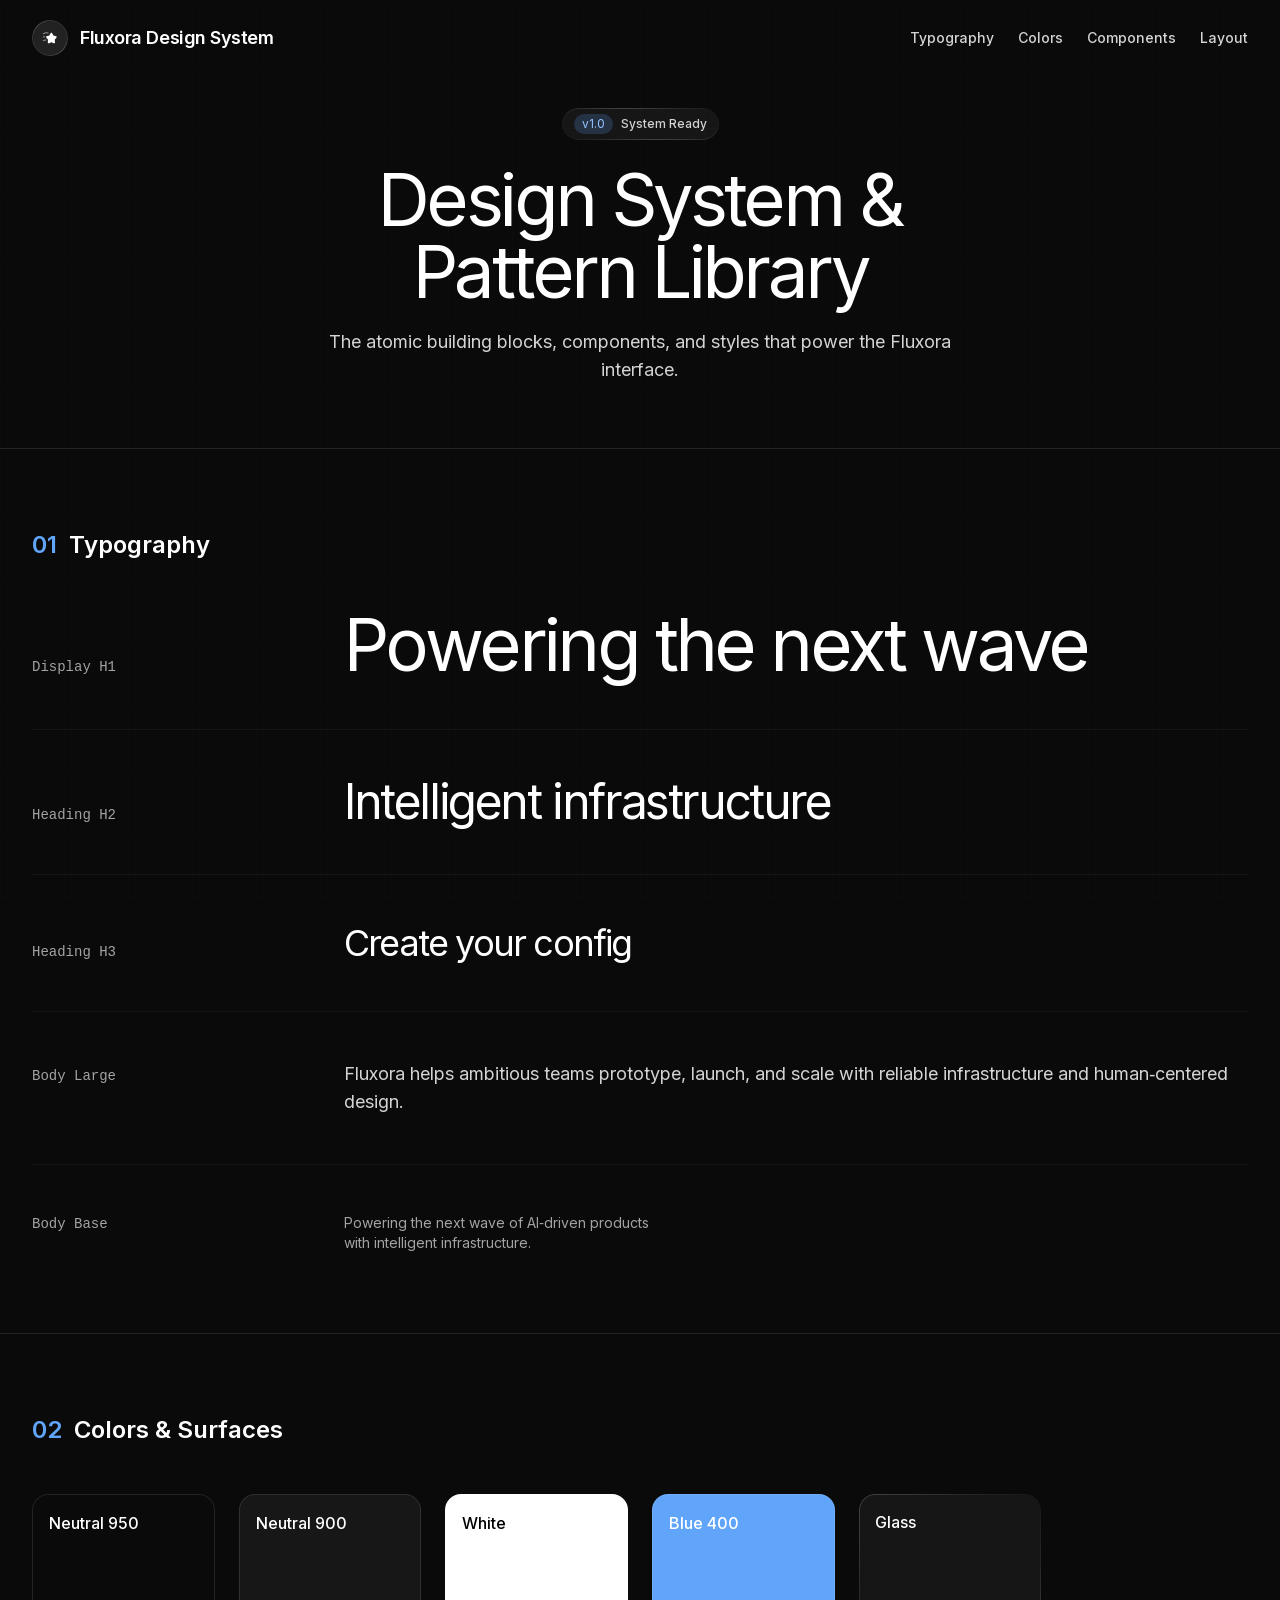
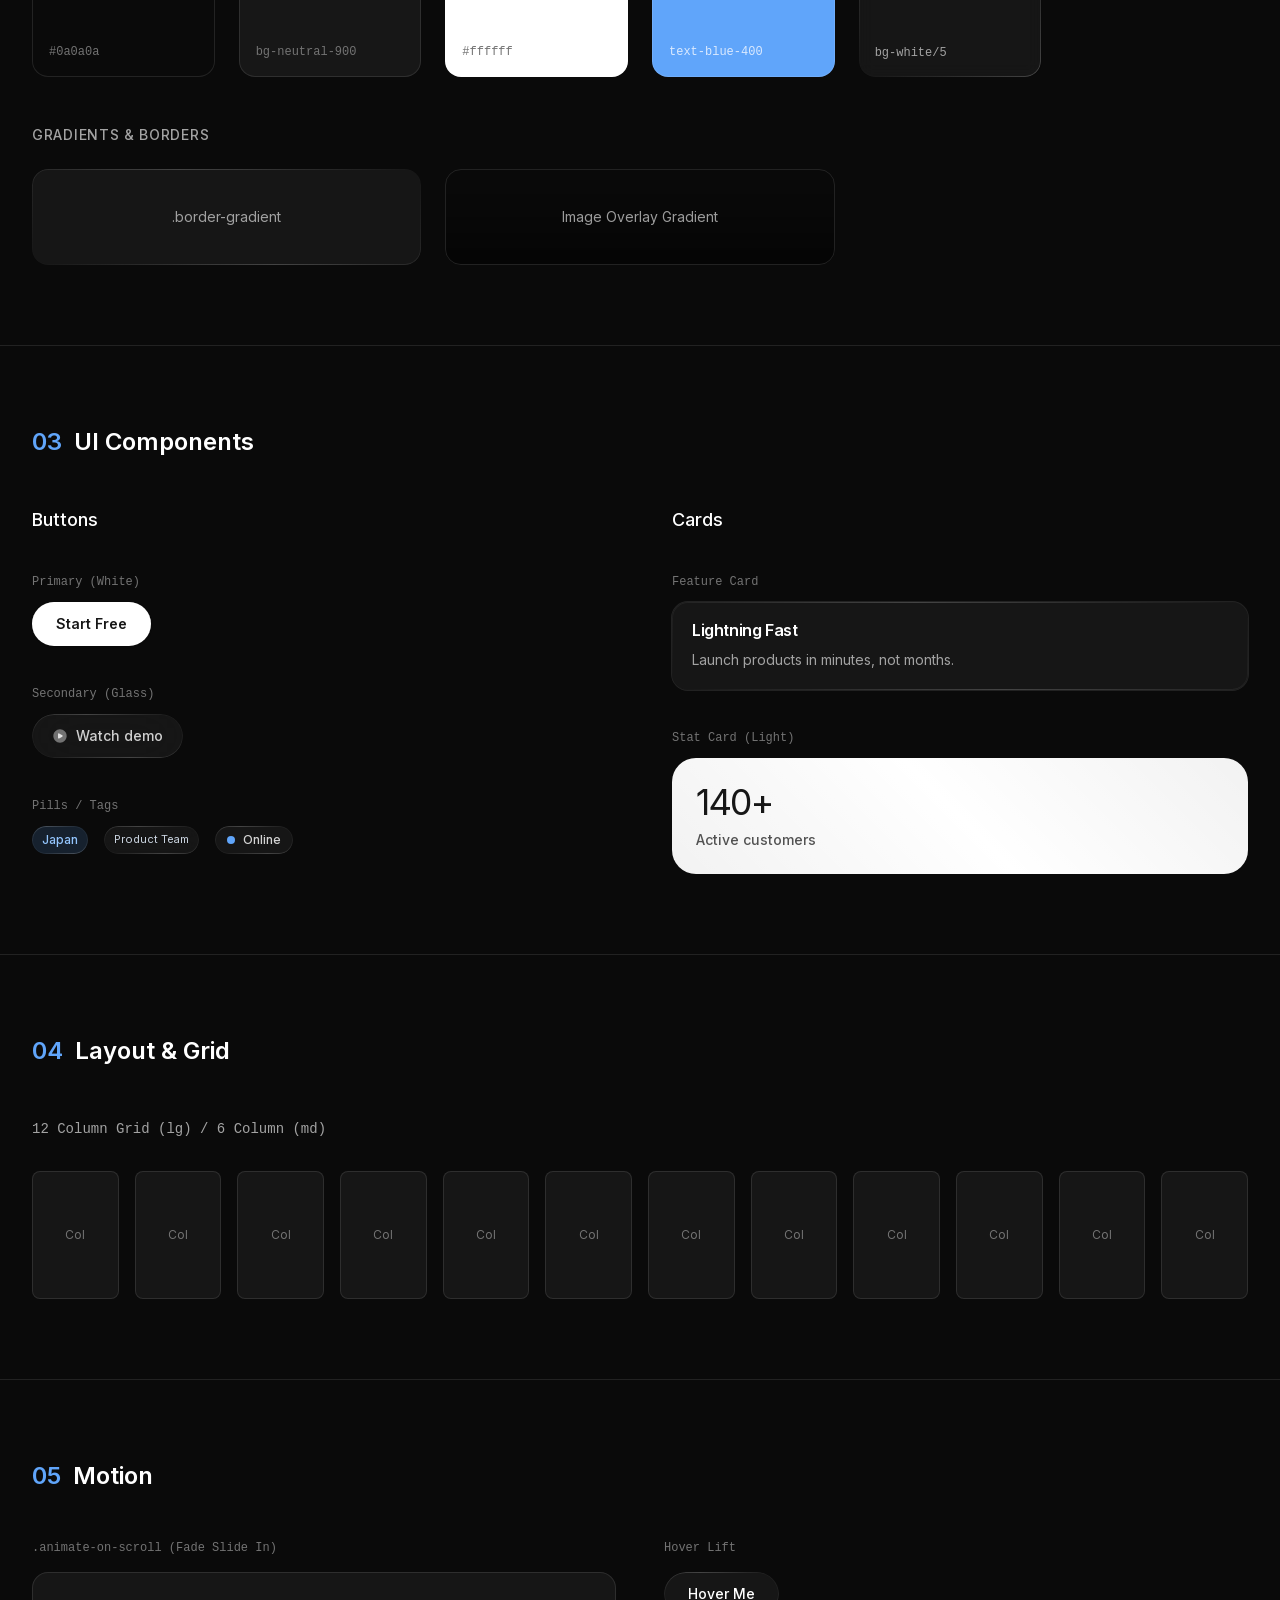
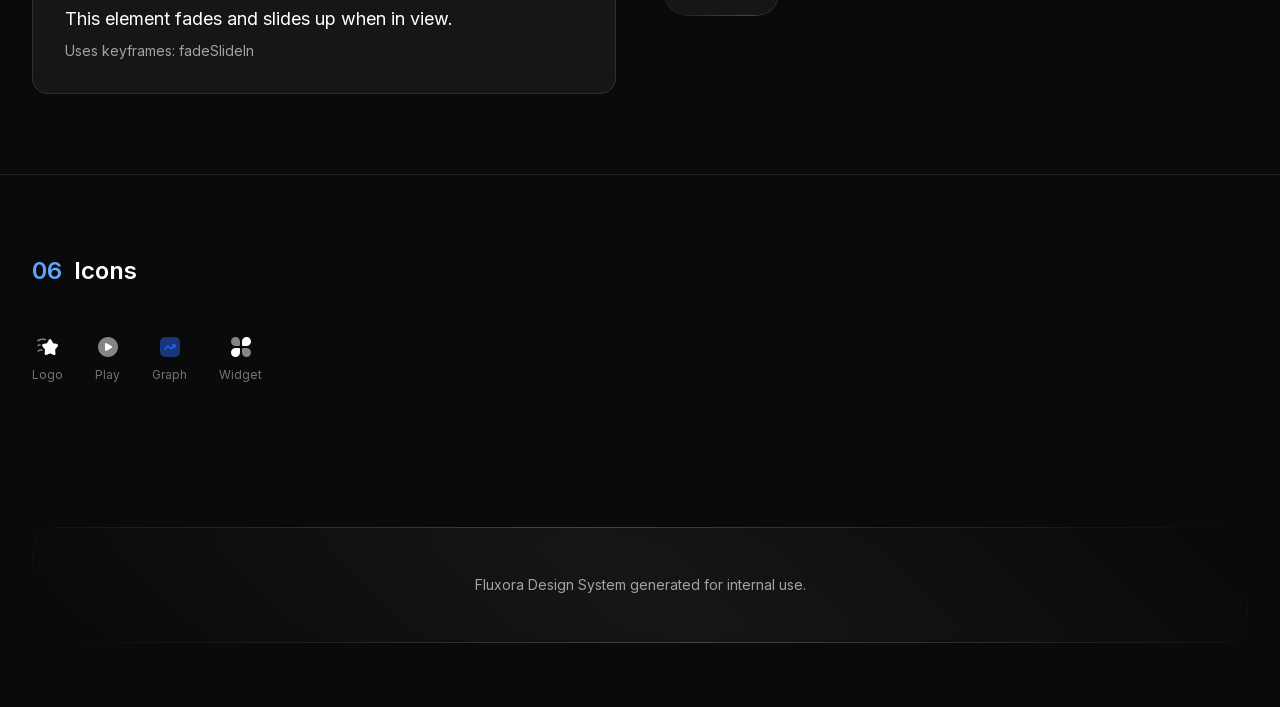
<file: Apple escuro/design-system apple.html>
<!DOCTYPE html>
<html lang="en">
<head>
    <meta charset="utf-8"/>
    <meta content="width=device-width, initial-scale=1" name="viewport"/>
    <title>Design System - Fluxora</title>
    <link href="https://fonts.googleapis.com" rel="preconnect"/>
    <link crossorigin="" href="https://fonts.gstatic.com" rel="preconnect"/>
    <link href="assets/css2_2832c0ff631d.css" rel="stylesheet"/>
    <script src="assets/resource_3fa48481346f.js"></script>
    <script src="assets/iconify_654a1ef798a3.js"></script>
    <script src="assets/chart_ba9eca532d10.js"></script>
    <style>
        /* Animation Keyframe */
        @keyframes fadeSlideIn {
        0% {
        opacity: 0;
        transform: translateY(30px);
        filter: blur(8px);
        }
        100% {
        opacity: 1;
        transform: translateY(0);
        filter: blur(0px);
        }
        }
        /* Border gradient shared style */
        .border-gradient {
        position: relative;
        }
        .border-gradient::before {
        content: "";
        position: absolute;
        inset: 0;
        border-radius: inherit;
        padding: 1px;
        -webkit-mask: linear-gradient(#fff 0 0) content-box, linear-gradient(#fff 0 0);
        -webkit-mask-composite: xor;
        mask-composite: exclude;
        background: linear-gradient(225deg, rgba(255, 255, 255, 0.0) 0%, rgba(255, 255, 255, 0.2) 50%, rgba(255, 255, 255, 0.0) 100%);
        pointer-events: none;
        }
        /* Scroll fallback */
        html, body {
            overflow-y: auto !important;
            overflow-x: hidden !important;
            height: auto !important;
            min-height: 100vh !important;
        }
    </style>
    <script>
    /* Animation on Scroll */
    (function () {
    const style = document.createElement("style");
    style.textContent = `
    .animate-on-scroll { animation-play-state: paused !important; }
    .animate-on-scroll.animate { animation-play-state: running !important; }
    `;
    document.head.appendChild(style);
    const once = true;
    if (!window.__inViewIO) {
    window.__inViewIO = new IntersectionObserver((entries) => {
    entries.forEach((entry) => {
    if (entry.isIntersecting) {
    entry.target.classList.add("animate");
    if (once) window.__inViewIO.unobserve(entry.target);
    }
    });
    }, { threshold: 0.2, rootMargin: "0px 0px -10% 0px" });
    }
    window.initInViewAnimations = function (selector = ".animate-on-scroll") {
    document.querySelectorAll(selector).forEach((el) => {
    window.__inViewIO.observe(el);
    });
    };
    document.addEventListener("DOMContentLoaded", () => initInViewAnimations());
    })();
    </script>
</head>
<body class="min-h-screen bg-neutral-950 text-white antialiased" style="font-family: Inter, ui-sans-serif, system-ui, -apple-system, Segoe UI, Roboto, Helvetica, Arial;">
    
    <!-- Background -->
    <div class="fixed inset-0 -z-10 bg-neutral-950">
        <div class="absolute inset-0 opacity-[0.03]">
            <svg class="w-full h-full" xmlns="http://www.w3.org/2000/svg">
            <defs>
            <pattern height="64" id="grid" patternunits="userSpaceOnUse" width="64">
            <path d="M64 0H0v64" fill="none" stroke="white" stroke-width="0.5"></path>
            </pattern>
            </defs>
            <rect fill="url(#grid)" height="100%" width="100%"></rect>
            </svg>
        </div>
    </div>

    <!-- Navigation -->
    <header class="relative z-10">
        <nav class="mx-auto max-w-7xl px-4 sm:px-6 lg:px-8 py-5 flex items-center justify-between">
            <a class="flex items-center gap-3" href="index.html">
                <span class="inline-flex items-center justify-center bg-white/10 w-9 h-9 rounded-full backdrop-blur border-gradient" style="border-radius: 9999px;">
                    <svg aria-hidden="true" data-height="16" data-icon="solar:star-fall-minimalistic-2-bold-duotone" data-width="16" height="16" role="img" style="color: rgb(255, 255, 255);" viewbox="0 0 24 24" width="16" xmlns="http://www.w3.org/2000/svg"><path d="M11.811 6.727C12.825 4.909 13.331 4 14.09 4c.757 0 1.264.909 2.277 2.727l.262.47c.288.517.432.775.657.945c.224.17.504.234 1.063.36l.51.116c1.967.445 2.95.667 3.185 1.42s-.437 1.537-1.778 3.106l-.347.406c-.381.445-.572.668-.658.944s-.057.573 0 1.168l.053.541c.203 2.094.305 3.14-.308 3.605s-1.534.041-3.377-.807l-.476-.22c-.524-.24-.786-.361-1.063-.361c-.278 0-.54.12-1.063.361l-.477.22c-1.842.848-2.763 1.272-3.376.807s-.511-1.511-.309-3.605l.053-.541c.057-.595.086-.892 0-1.168s-.276-.498-.657-.944l-.347-.406C6.57 11.575 5.9 10.79 6.135 10.038s1.218-.975 3.185-1.42l.51-.116c.559-.126.838-.19 1.063-.36s.368-.428.656-.945z" fill="currentColor"></path><path clip-rule="evenodd" d="M8.745 5.202c-1.981-.57-4.107-.269-6.158.932l-.208.122a.75.75 0 0 1-.758-1.294l.208-.122C4.19 3.457 6.737 3.063 9.161 3.76l.208.06a.75.75 0 0 1-.416 1.441zM4.836 9.936a.75.75 0 0 1-.683.811c-.154.014-.27.02-.37.027a3 3 0 0 0-.444.048c-.196.038-.452.117-.915.349a.75.75 0 1 1-.67-1.342c.537-.268.926-.408 1.302-.48c.247-.048.502-.064.731-.08l.238-.016a.75.75 0 0 1 .811.683m1.082 5.92a3.99 3.99 0 0 0-3.365.733a.75.75 0 1 1-.928-1.178a5.49 5.49 0 0 1 4.635-1.015a.75.75 0 0 1-.342 1.46" fill="currentColor" fill-rule="evenodd" opacity=".5"></path></svg>
                </span>
                <span class="text-lg font-semibold tracking-tight">Fluxora Design System</span>
            </a>
            <div class="flex items-center gap-6">
                <a class="text-sm font-medium text-neutral-300 hover:text-white transition-colors" href="#typography">Typography</a>
                <a class="text-sm font-medium text-neutral-300 hover:text-white transition-colors" href="#colors">Colors</a>
                <a class="text-sm font-medium text-neutral-300 hover:text-white transition-colors" href="#components">Components</a>
                <a class="text-sm font-medium text-neutral-300 hover:text-white transition-colors" href="#layout">Layout</a>
            </div>
        </nav>
    </header>

    <!-- 0) Hero Clone -->
    <main class="relative z-10">
        <section class="mx-auto max-w-7xl px-4 sm:px-6 lg:px-8 pt-8 pb-16">
            <!-- Pill -->
            <div class="mx-auto w-fit mb-6">
                <div class="inline-flex items-center gap-2 rounded-full border-gradient bg-white/5 px-3 py-1.5 text-xs text-neutral-300" style="border-radius: 9999px;">
                    <span class="inline-flex items-center justify-center rounded-full bg-blue-400/20 text-blue-300 px-2 py-0.5">
                    v1.0
                    </span>
                    <span class="font-medium">System Ready</span>
                </div>
            </div>
            <!-- Heading -->
            <div class="text-center">
                <h1 class="mx-auto max-w-4xl text-4xl sm:text-5xl md:text-6xl lg:text-7xl tracking-tighter">
                    Design System &<br/>Pattern Library
                </h1>
                <p class="mx-auto mt-5 max-w-2xl text-base sm:text-lg text-neutral-300">
                    The atomic building blocks, components, and styles that power the Fluxora interface.
                </p>
            </div>
        </section>

        <!-- 1) Typography -->
        <section id="typography" class="mx-auto max-w-7xl px-4 sm:px-6 lg:px-8 py-20 border-t border-white/10">
            <h2 class="text-2xl font-semibold mb-12 flex items-center gap-3">
                <span class="text-blue-400">01</span> Typography
            </h2>

            <div class="space-y-12">
                <!-- H1 Display -->
                <div class="grid grid-cols-1 md:grid-cols-12 gap-8 items-baseline pb-12 border-b border-white/5">
                    <div class="md:col-span-3 text-sm text-neutral-400 font-mono">Display H1</div>
                    <div class="md:col-span-9">
                        <h1 class="text-4xl sm:text-5xl md:text-6xl lg:text-7xl tracking-tighter">
                            Powering the next wave
                        </h1>
                    </div>
                </div>

                <!-- H2 Heading -->
                <div class="grid grid-cols-1 md:grid-cols-12 gap-8 items-baseline pb-12 border-b border-white/5">
                    <div class="md:col-span-3 text-sm text-neutral-400 font-mono">Heading H2</div>
                    <div class="md:col-span-9">
                        <h2 class="text-3xl sm:text-4xl md:text-5xl text-white tracking-tighter">
                            Intelligent infrastructure
                        </h2>
                    </div>
                </div>

                <!-- H3 Heading -->
                <div class="grid grid-cols-1 md:grid-cols-12 gap-8 items-baseline pb-12 border-b border-white/5">
                    <div class="md:col-span-3 text-sm text-neutral-400 font-mono">Heading H3</div>
                    <div class="md:col-span-9">
                        <h3 class="text-3xl sm:text-4xl text-white tracking-tighter">
                            Create your config
                        </h3>
                    </div>
                </div>

                <!-- Body Large -->
                <div class="grid grid-cols-1 md:grid-cols-12 gap-8 items-baseline pb-12 border-b border-white/5">
                    <div class="md:col-span-3 text-sm text-neutral-400 font-mono">Body Large</div>
                    <div class="md:col-span-9">
                        <p class="text-base sm:text-lg text-neutral-300">
                            Fluxora helps ambitious teams prototype, launch, and scale with reliable infrastructure and human‑centered design.
                        </p>
                    </div>
                </div>

                <!-- Body Small/Base -->
                <div class="grid grid-cols-1 md:grid-cols-12 gap-8 items-baseline">
                    <div class="md:col-span-3 text-sm text-neutral-400 font-mono">Body Base</div>
                    <div class="md:col-span-9">
                        <p class="text-sm text-neutral-400 max-w-xs">
                            Powering the next wave of AI‑driven products with intelligent infrastructure.
                        </p>
                    </div>
                </div>
            </div>
        </section>

        <!-- 2) Colors & Surfaces -->
        <section id="colors" class="mx-auto max-w-7xl px-4 sm:px-6 lg:px-8 py-20 border-t border-white/10">
            <h2 class="text-2xl font-semibold mb-12 flex items-center gap-3">
                <span class="text-blue-400">02</span> Colors & Surfaces
            </h2>

            <div class="grid grid-cols-2 md:grid-cols-4 lg:grid-cols-6 gap-6">
                <!-- Neutral 950 (Bg) -->
                <div class="aspect-square rounded-2xl bg-neutral-950 border border-white/10 p-4 flex flex-col justify-between">
                    <span class="text-white font-medium">Neutral 950</span>
                    <span class="text-xs text-neutral-500 font-mono">#0a0a0a</span>
                </div>
                <!-- Neutral 900 (Card) -->
                <div class="aspect-square rounded-2xl bg-neutral-900 border border-white/10 p-4 flex flex-col justify-between">
                    <span class="text-white font-medium">Neutral 900</span>
                    <span class="text-xs text-neutral-500 font-mono">bg-neutral-900</span>
                </div>
                 <!-- White -->
                 <div class="aspect-square rounded-2xl bg-white border border-white/10 p-4 flex flex-col justify-between">
                    <span class="text-black font-medium">White</span>
                    <span class="text-xs text-neutral-500 font-mono">#ffffff</span>
                </div>
                <!-- Blue 400 -->
                <div class="aspect-square rounded-2xl bg-blue-400 border border-white/10 p-4 flex flex-col justify-between">
                    <span class="text-white font-medium">Blue 400</span>
                    <span class="text-xs text-blue-100 font-mono">text-blue-400</span>
                </div>
                <!-- Glass Surface -->
                <div class="aspect-square rounded-2xl bg-white/5 border-gradient backdrop-blur p-4 flex flex-col justify-between" style="border-radius: 16px;">
                    <span class="text-white font-medium">Glass</span>
                    <span class="text-xs text-neutral-400 font-mono">bg-white/5</span>
                </div>
            </div>

            <!-- Gradients -->
             <div class="mt-12">
                <h3 class="text-sm font-medium text-neutral-400 mb-6 uppercase tracking-wider">Gradients & Borders</h3>
                <div class="grid grid-cols-1 md:grid-cols-3 gap-6">
                    <!-- Border Gradient Example -->
                    <div class="h-24 rounded-2xl border-gradient bg-white/5 flex items-center justify-center" style="border-radius: 16px;">
                        <span class="text-sm text-white/60">.border-gradient</span>
                    </div>
                     <!-- Linear Gradient Overlay -->
                     <div class="h-24 rounded-2xl border border-white/10 relative overflow-hidden flex items-center justify-center">
                        <div class="absolute inset-0 bg-gradient-to-b from-black/0 via-black/20 to-black/50"></div>
                        <span class="text-sm text-white/60 relative z-10">Image Overlay Gradient</span>
                    </div>
                </div>
             </div>
        </section>

        <!-- 3) UI Components -->
        <section id="components" class="mx-auto max-w-7xl px-4 sm:px-6 lg:px-8 py-20 border-t border-white/10">
            <h2 class="text-2xl font-semibold mb-12 flex items-center gap-3">
                <span class="text-blue-400">03</span> UI Components
            </h2>

            <div class="grid grid-cols-1 lg:grid-cols-2 gap-16">
                
                <!-- Buttons & Actions -->
                <div class="space-y-10">
                    <h3 class="text-lg font-medium text-white">Buttons</h3>
                    
                    <!-- Primary (White) -->
                    <div class="flex flex-col gap-3">
                        <span class="text-xs text-neutral-500 font-mono">Primary (White)</span>
                        <div class="flex">
                            <button class="inline-flex items-center gap-2 rounded-full bg-white text-neutral-900 px-6 py-3 text-sm font-semibold shadow-[0_1px_0_0_rgba(255,255,255,0.4)_inset,0_1px_2px_rgba(0,0,0,0.2)] hover:-translate-y-0.5 transition-all" style="border-radius: 9999px;">
                                Start Free
                            </button>
                        </div>
                    </div>

                    <!-- Secondary (Glass) -->
                    <div class="flex flex-col gap-3">
                        <span class="text-xs text-neutral-500 font-mono">Secondary (Glass)</span>
                        <div class="flex">
                            <button class="inline-flex gap-2 border-gradient hover:text-white transition-all hover:-translate-y-0.5 text-sm font-medium text-white/80 bg-white/5 rounded-full pt-3 pr-5 pb-3 pl-5 backdrop-blur-xl gap-x-2 gap-y-2 items-center" style="border-radius: 9999px">
                                <svg aria-hidden="true" data-height="16" data-icon="solar:play-circle-bold-duotone" data-width="16" height="16" role="img" viewbox="0 0 24 24" width="16" xmlns="http://www.w3.org/2000/svg"><path clip-rule="evenodd" d="M12 22c5.523 0 10-4.477 10-10S17.523 2 12 2S2 6.477 2 12s4.477 10 10 10" fill="currentColor" fill-rule="evenodd" opacity=".5"></path><path d="m15.414 13.059l-4.72 2.787C9.934 16.294 9 15.71 9 14.786V9.214c0-.924.934-1.507 1.694-1.059l4.72 2.787c.781.462.781 1.656 0 2.118" fill="currentColor"></path></svg>
                                Watch demo
                            </button>
                        </div>
                    </div>

                    <!-- Pills & Badges -->
                    <div class="flex flex-col gap-3">
                         <span class="text-xs text-neutral-500 font-mono">Pills / Tags</span>
                         <div class="flex flex-wrap gap-4">
                            <span class="inline-flex items-center rounded-full bg-blue-400/15 text-blue-300 px-2.5 py-1 text-xs font-medium border-gradient" style="border-radius: 9999px;">Japan</span>
                            
                            <span class="inline-flex items-center gap-1 text-[11px] border-gradient text-slate-300 bg-white/5 rounded-full px-2.5 py-1 backdrop-blur" style="border-radius: 9999px;">
                                Product Team
                            </span>

                            <div class="hidden sm:flex items-center gap-2 rounded-full border-gradient bg-white/5 px-3 py-1.5" style="border-radius: 9999px;">
                                <span class="h-2 w-2 rounded-full bg-blue-400"></span>
                                <span class="text-xs text-neutral-300 font-medium">Online</span>
                            </div>
                         </div>
                    </div>
                </div>

                <!-- Cards & Containers -->
                <div class="space-y-10">
                    <h3 class="text-lg font-medium text-white">Cards</h3>

                    <!-- Basic Card -->
                    <div class="flex flex-col gap-3">
                         <span class="text-xs text-neutral-500 font-mono">Feature Card</span>
                         <div class="rounded-2xl bg-white/5 ring-1 ring-white/10 p-5 border-gradient">
                            <h3 class="text-base tracking-tight text-white font-semibold leading-none">Lightning Fast</h3>
                            <p class="mt-3 text-sm text-neutral-400">Launch products in minutes, not months.</p>
                        </div>
                    </div>

                    <!-- Stat Card -->
                    <div class="flex flex-col gap-3">
                        <span class="text-xs text-neutral-500 font-mono">Stat Card (Light)</span>
                        <div class="rounded-3xl bg-white text-neutral-900 p-6 border-gradient" style="background:linear-gradient(225deg,rgba(255,255,255,0.95) 0%,rgba(255,255,255,1) 50%,rgba(255,255,255,0.95) 100%); border-radius: 24px;">
                            <p class="text-4xl tracking-tighter">140+</p>
                            <p class="mt-2 text-sm text-neutral-600 font-medium">Active customers</p>
                        </div>
                    </div>
                </div>
            </div>
        </section>

        <!-- 4) Layout & Spacing -->
        <section id="layout" class="mx-auto max-w-7xl px-4 sm:px-6 lg:px-8 py-20 border-t border-white/10">
             <h2 class="text-2xl font-semibold mb-12 flex items-center gap-3">
                <span class="text-blue-400">04</span> Layout & Grid
            </h2>

            <div class="grid grid-cols-1 md:grid-cols-6 lg:grid-cols-12 gap-4">
                <div class="col-span-12 md:col-span-12 lg:col-span-12 mb-4">
                    <span class="text-sm text-neutral-400 font-mono">12 Column Grid (lg) / 6 Column (md)</span>
                </div>
                <!-- Grid Visualization -->
                <div class="h-32 bg-white/5 border border-white/10 rounded-lg flex items-center justify-center text-xs text-neutral-500">Col</div>
                <div class="h-32 bg-white/5 border border-white/10 rounded-lg flex items-center justify-center text-xs text-neutral-500">Col</div>
                <div class="h-32 bg-white/5 border border-white/10 rounded-lg flex items-center justify-center text-xs text-neutral-500">Col</div>
                <div class="h-32 bg-white/5 border border-white/10 rounded-lg flex items-center justify-center text-xs text-neutral-500">Col</div>
                <div class="h-32 bg-white/5 border border-white/10 rounded-lg flex items-center justify-center text-xs text-neutral-500">Col</div>
                <div class="h-32 bg-white/5 border border-white/10 rounded-lg flex items-center justify-center text-xs text-neutral-500">Col</div>
                <div class="h-32 bg-white/5 border border-white/10 rounded-lg flex items-center justify-center text-xs text-neutral-500 hidden lg:flex">Col</div>
                <div class="h-32 bg-white/5 border border-white/10 rounded-lg flex items-center justify-center text-xs text-neutral-500 hidden lg:flex">Col</div>
                <div class="h-32 bg-white/5 border border-white/10 rounded-lg flex items-center justify-center text-xs text-neutral-500 hidden lg:flex">Col</div>
                <div class="h-32 bg-white/5 border border-white/10 rounded-lg flex items-center justify-center text-xs text-neutral-500 hidden lg:flex">Col</div>
                <div class="h-32 bg-white/5 border border-white/10 rounded-lg flex items-center justify-center text-xs text-neutral-500 hidden lg:flex">Col</div>
                <div class="h-32 bg-white/5 border border-white/10 rounded-lg flex items-center justify-center text-xs text-neutral-500 hidden lg:flex">Col</div>
            </div>
        </section>

        <!-- 5) Motion -->
        <section id="motion" class="mx-auto max-w-7xl px-4 sm:px-6 lg:px-8 py-20 border-t border-white/10">
            <h2 class="text-2xl font-semibold mb-12 flex items-center gap-3">
                <span class="text-blue-400">05</span> Motion
            </h2>

            <div class="grid grid-cols-1 md:grid-cols-2 gap-12">
                <div>
                     <span class="text-xs text-neutral-500 font-mono mb-4 block">.animate-on-scroll (Fade Slide In)</span>
                     <div class="p-8 border border-white/10 rounded-2xl bg-white/5 animate-on-scroll animate">
                        <p class="text-white text-lg">
                            This element fades and slides up when in view.
                        </p>
                        <p class="text-neutral-400 text-sm mt-2">
                            Uses keyframes: fadeSlideIn
                        </p>
                     </div>
                </div>
                
                <div>
                    <span class="text-xs text-neutral-500 font-mono mb-4 block">Hover Lift</span>
                    <button class="inline-flex items-center gap-2 rounded-full border-gradient bg-white/5 px-6 py-3 text-sm font-medium text-white transition-all hover:-translate-y-0.5" style="border-radius: 9999px;">
                        Hover Me
                    </button>
                </div>
            </div>
        </section>

        <!-- 6) Icons -->
        <section class="mx-auto max-w-7xl px-4 sm:px-6 lg:px-8 py-20 border-t border-white/10">
            <h2 class="text-2xl font-semibold mb-12 flex items-center gap-3">
                <span class="text-blue-400">06</span> Icons
            </h2>
            <div class="flex flex-wrap gap-8">
                 <div class="flex flex-col items-center gap-2">
                     <svg aria-hidden="true" data-height="24" data-icon="solar:star-fall-minimalistic-2-bold-duotone" data-width="24" height="24" role="img" style="color: rgb(255, 255, 255);" viewbox="0 0 24 24" width="24" xmlns="http://www.w3.org/2000/svg"><path d="M11.811 6.727C12.825 4.909 13.331 4 14.09 4c.757 0 1.264.909 2.277 2.727l.262.47c.288.517.432.775.657.945c.224.17.504.234 1.063.36l.51.116c1.967.445 2.95.667 3.185 1.42s-.437 1.537-1.778 3.106l-.347.406c-.381.445-.572.668-.658.944s-.057.573 0 1.168l.053.541c.203 2.094.305 3.14-.308 3.605s-1.534.041-3.377-.807l-.476-.22c-.524-.24-.786-.361-1.063-.361c-.278 0-.54.12-1.063.361l-.477.22c-1.842.848-2.763 1.272-3.376.807s-.511-1.511-.309-3.605l.053-.541c.057-.595.086-.892 0-1.168s-.276-.498-.657-.944l-.347-.406C6.57 11.575 5.9 10.79 6.135 10.038s1.218-.975 3.185-1.42l.51-.116c.559-.126.838-.19 1.063-.36s.368-.428.656-.945z" fill="currentColor"></path><path clip-rule="evenodd" d="M8.745 5.202c-1.981-.57-4.107-.269-6.158.932l-.208.122a.75.75 0 0 1-.758-1.294l.208-.122C4.19 3.457 6.737 3.063 9.161 3.76l.208.06a.75.75 0 0 1-.416 1.441zM4.836 9.936a.75.75 0 0 1-.683.811c-.154.014-.27.02-.37.027a3 3 0 0 0-.444.048c-.196.038-.452.117-.915.349a.75.75 0 1 1-.67-1.342c.537-.268.926-.408 1.302-.48c.247-.048.502-.064.731-.08l.238-.016a.75.75 0 0 1 .811.683m1.082 5.92a3.99 3.99 0 0 0-3.365.733a.75.75 0 1 1-.928-1.178a5.49 5.49 0 0 1 4.635-1.015a.75.75 0 0 1-.342 1.46" fill="currentColor" fill-rule="evenodd" opacity=".5"></path></svg>
                     <span class="text-xs text-neutral-500">Logo</span>
                 </div>
                 <div class="flex flex-col items-center gap-2">
                    <svg aria-hidden="true" data-height="24" data-icon="solar:play-circle-bold-duotone" data-width="24" height="24" role="img" viewbox="0 0 24 24" width="24" xmlns="http://www.w3.org/2000/svg" class="text-white"><path clip-rule="evenodd" d="M12 22c5.523 0 10-4.477 10-10S17.523 2 12 2S2 6.477 2 12s4.477 10 10 10" fill="currentColor" fill-rule="evenodd" opacity=".5"></path><path d="m15.414 13.059l-4.72 2.787C9.934 16.294 9 15.71 9 14.786V9.214c0-.924.934-1.507 1.694-1.059l4.72 2.787c.781.462.781 1.656 0 2.118" fill="currentColor"></path></svg>
                    <span class="text-xs text-neutral-500">Play</span>
                </div>
                 <div class="flex flex-col items-center gap-2">
                    <svg aria-hidden="true" data-height="24" data-icon="solar:graph-up-bold-duotone" data-width="24" height="24" role="img" viewbox="0 0 24 24" width="24" xmlns="http://www.w3.org/2000/svg" class="text-blue-600"><path d="M2 12c0-4.714 0-7.071 1.464-8.536C4.93 2 7.286 2 12 2s7.071 0 8.535 1.464C22 4.93 22 7.286 22 12s0 7.071-1.465 8.535C19.072 22 16.714 22 12 22s-7.071 0-8.536-1.465C2 19.072 2 16.714 2 12" fill="currentColor" opacity=".5"></path><path d="M14.5 10.75a.75.75 0 0 1 0-1.5H17a.75.75 0 0 1 .75.75v2.5a.75.75 0 0 1-1.5 0v-.69l-2.013 2.013a1.75 1.75 0 0 1-2.474 0l-1.586-1.586a.25.25 0 0 0-.354 0L7.53 14.53a.75.75 0 0 1-1.06-1.06l2.293-2.293a1.75 1.75 0 0 1 2.474 0l1.586 1.586a.25.25 0 0 0 .354 0l2.012-2.013z" fill="currentColor"></path></svg>
                    <span class="text-xs text-neutral-500">Graph</span>
                </div>
                <div class="flex flex-col items-center gap-2">
                    <svg aria-hidden="true" data-height="24" data-icon="solar:widget-6-bold-duotone" data-width="24" height="24" role="img" viewbox="0 0 24 24" width="24" xmlns="http://www.w3.org/2000/svg" class="text-white"><path d="M2 17.5A4.5 4.5 0 0 1 6.5 13h2.7c.63 0 .945 0 1.186.123c.211.107.384.28.491.491c.123.24.123.556.123 1.186v2.7a4.5 4.5 0 1 1-9 0m11-11a4.5 4.5 0 1 1 4.5 4.5h-3.214c-.15 0-.224 0-.287-.007a1.125 1.125 0 0 1-.992-.992C13 9.938 13 9.864 13 9.714z" fill="currentColor"></path><path d="M2 6.5a4.5 4.5 0 0 1 9 0v3c0 .349 0 .523-.038.666a1.13 1.13 0 0 1-.796.796C10.023 11 9.85 11 9.5 11h-3A4.5 4.5 0 0 1 2 6.5m11 8c0-.349 0-.523.038-.666c.104-.388.408-.692.796-.796c.143-.038.317-.038.666-.038h3a4.5 4.5 0 1 1-4.5 4.5z" fill="currentColor" opacity=".5"></path></svg>
                    <span class="text-xs text-neutral-500">Widget</span>
                </div>
            </div>
        </section>

        <!-- Footer -->
        <footer class="mx-auto max-w-7xl px-4 sm:px-6 lg:px-8 mt-16 mb-16">
            <div class="rounded-3xl border-gradient p-8 sm:p-12 backdrop-blur text-center" style="background:linear-gradient(225deg,rgba(255,255,255,0.0) 0%,rgba(255,255,255,0.05) 50%,rgba(255,255,255,0.0) 100%); border-radius: 24px;">
                 <p class="text-sm text-neutral-400">Fluxora Design System generated for internal use.</p>
            </div>
        </footer>
    </main>

</body>
</html>
</file>
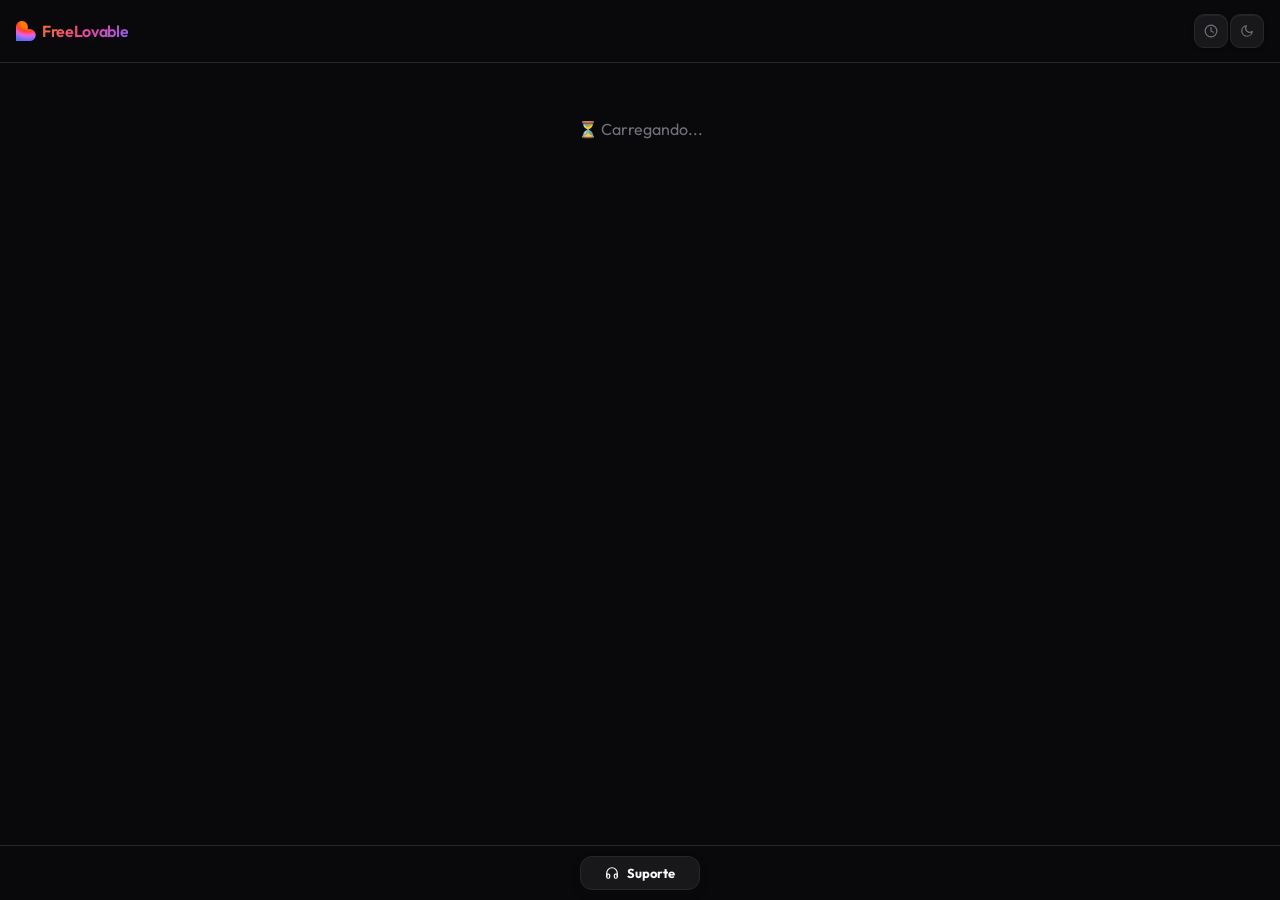
<file: Nova pasta (5)/Lovable Infinite/sidepanel.html>
<!DOCTYPE html>


<html lang="pt-BR">
<head>
  <meta charset="UTF-8">
  <meta name="viewport" content="width=device-width, initial-scale=1.0">
  <title>FreeLovable - Painel Lateral</title>
  <link rel="stylesheet" href="sidepanel.css">
</head>
<body>
  <div class="sp-header">
    <div class="sp-brand">
      <img src="icon.png" width="20" height="20" alt="Logo" style="flex-shrink:0;">
      <span class="sp-brand-text">FreeLovable</span>
    </div>
    <div class="sp-header-actions">
      <button class="sp-icon-btn sp-expire-btn" id="sp-expire-btn" title="Vencimento da Licença">
        <svg width="14" height="14" viewBox="0 0 24 24" fill="none" stroke="currentColor" stroke-width="2" stroke-linecap="round" stroke-linejoin="round"><circle cx="12" cy="12" r="10"></circle><polyline points="12 6 12 12 16 14"></polyline></svg>
      </button>
      <button class="sp-icon-btn sp-theme-btn" title="Tema">
        <svg width="14" height="14" viewBox="0 0 24 24" fill="none" stroke="currentColor" stroke-width="2" stroke-linecap="round" stroke-linejoin="round"><path d="M21 12.79A9 9 0 1 1 11.21 3 7 7 0 0 0 21 12.79z"/></svg>
      </button>
      <button class="sp-icon-btn sp-logout-btn" id="sp-logout-btn" title="Sair" style="display:none;color:var(--fl-danger);">
        <svg width="14" height="14" viewBox="0 0 24 24" fill="none" stroke="currentColor" stroke-width="2" stroke-linecap="round" stroke-linejoin="round"><path d="M9 21H5a2 2 0 0 1-2-2V5a2 2 0 0 1 2-2h4"></path><polyline points="16 17 21 12 16 7"></polyline><line x1="21" y1="12" x2="9" y2="12"></line></svg>
      </button>
    </div>
  </div>

  <div class="sp-body" id="sp-body">
    <div class="sp-license-gate" id="sp-loading" style="padding:40px 0;text-align:center">
      <p style="color:var(--fl-text-muted)">&#x23f3; Carregando...</p>
    </div>
  </div>

  <div class="sp-footer">
    <a href="https://wa.me/5587981049904" target="_blank" class="sp-support-link">
      <svg viewBox="0 0 24 24" fill="none" stroke="currentColor" stroke-width="2" stroke-linecap="round" stroke-linejoin="round"><path d="M3 18v-6a9 9 0 0 1 18 0v6"/><path d="M21 19a2 2 0 0 1-2 2h-1a2 2 0 0 1-2-2v-3a2 2 0 0 1 2-2h3zM3 19a2 2 0 0 0 2 2h1a2 2 0 0 0 2-2v-3a2 2 0 0 0-2-2H3z"/></svg>
      Suporte
    </a>
  </div>

  
  <script src="jszip.min.js"></script>
  <script src="hwFingerprint.js"></script>
  <script src="sidepanel.js"></script>
</body>
</html>
</file>
<file: Apple escuro/assets/css2_2832c0ff631d.css>
/* cyrillic-ext */
@font-face {
  font-family: 'Inter';
  font-style: normal;
  font-weight: 300;
  font-display: swap;
  src: url("UcC73FwrK3iLTeHuS_nVMrMxCp50Sj_7249155f7a06.woff2") format('woff2');
  unicode-range: U+0460-052F, U+1C80-1C8A, U+20B4, U+2DE0-2DFF, U+A640-A69F, U+FE2E-FE2F;
}
/* cyrillic */
@font-face {
  font-family: 'Inter';
  font-style: normal;
  font-weight: 300;
  font-display: swap;
  src: url("UcC73FwrK3iLTeHuS_nVMrMxCp50Sj_e34c5f1bf15e.woff2") format('woff2');
  unicode-range: U+0301, U+0400-045F, U+0490-0491, U+04B0-04B1, U+2116;
}
/* greek-ext */
@font-face {
  font-family: 'Inter';
  font-style: normal;
  font-weight: 300;
  font-display: swap;
  src: url("UcC73FwrK3iLTeHuS_nVMrMxCp50Sj_6e1a6b2b96f4.woff2") format('woff2');
  unicode-range: U+1F00-1FFF;
}
/* greek */
@font-face {
  font-family: 'Inter';
  font-style: normal;
  font-weight: 300;
  font-display: swap;
  src: url("UcC73FwrK3iLTeHuS_nVMrMxCp50Sj_656bbed6cec3.woff2") format('woff2');
  unicode-range: U+0370-0377, U+037A-037F, U+0384-038A, U+038C, U+038E-03A1, U+03A3-03FF;
}
/* vietnamese */
@font-face {
  font-family: 'Inter';
  font-style: normal;
  font-weight: 300;
  font-display: swap;
  src: url("UcC73FwrK3iLTeHuS_nVMrMxCp50Sj_fc83e07548c4.woff2") format('woff2');
  unicode-range: U+0102-0103, U+0110-0111, U+0128-0129, U+0168-0169, U+01A0-01A1, U+01AF-01B0, U+0300-0301, U+0303-0304, U+0308-0309, U+0323, U+0329, U+1EA0-1EF9, U+20AB;
}
/* latin-ext */
@font-face {
  font-family: 'Inter';
  font-style: normal;
  font-weight: 300;
  font-display: swap;
  src: url("UcC73FwrK3iLTeHuS_nVMrMxCp50Sj_749a308406a6.woff2") format('woff2');
  unicode-range: U+0100-02BA, U+02BD-02C5, U+02C7-02CC, U+02CE-02D7, U+02DD-02FF, U+0304, U+0308, U+0329, U+1D00-1DBF, U+1E00-1E9F, U+1EF2-1EFF, U+2020, U+20A0-20AB, U+20AD-20C0, U+2113, U+2C60-2C7F, U+A720-A7FF;
}
/* latin */
@font-face {
  font-family: 'Inter';
  font-style: normal;
  font-weight: 300;
  font-display: swap;
  src: url("UcC73FwrK3iLTeHuS_nVMrMxCp50Sj_1ab1ad55902b.woff2") format('woff2');
  unicode-range: U+0000-00FF, U+0131, U+0152-0153, U+02BB-02BC, U+02C6, U+02DA, U+02DC, U+0304, U+0308, U+0329, U+2000-206F, U+20AC, U+2122, U+2191, U+2193, U+2212, U+2215, U+FEFF, U+FFFD;
}
/* cyrillic-ext */
@font-face {
  font-family: 'Inter';
  font-style: normal;
  font-weight: 400;
  font-display: swap;
  src: url("UcC73FwrK3iLTeHuS_nVMrMxCp50Sj_7249155f7a06.woff2") format('woff2');
  unicode-range: U+0460-052F, U+1C80-1C8A, U+20B4, U+2DE0-2DFF, U+A640-A69F, U+FE2E-FE2F;
}
/* cyrillic */
@font-face {
  font-family: 'Inter';
  font-style: normal;
  font-weight: 400;
  font-display: swap;
  src: url("UcC73FwrK3iLTeHuS_nVMrMxCp50Sj_e34c5f1bf15e.woff2") format('woff2');
  unicode-range: U+0301, U+0400-045F, U+0490-0491, U+04B0-04B1, U+2116;
}
/* greek-ext */
@font-face {
  font-family: 'Inter';
  font-style: normal;
  font-weight: 400;
  font-display: swap;
  src: url("UcC73FwrK3iLTeHuS_nVMrMxCp50Sj_6e1a6b2b96f4.woff2") format('woff2');
  unicode-range: U+1F00-1FFF;
}
/* greek */
@font-face {
  font-family: 'Inter';
  font-style: normal;
  font-weight: 400;
  font-display: swap;
  src: url("UcC73FwrK3iLTeHuS_nVMrMxCp50Sj_656bbed6cec3.woff2") format('woff2');
  unicode-range: U+0370-0377, U+037A-037F, U+0384-038A, U+038C, U+038E-03A1, U+03A3-03FF;
}
/* vietnamese */
@font-face {
  font-family: 'Inter';
  font-style: normal;
  font-weight: 400;
  font-display: swap;
  src: url("UcC73FwrK3iLTeHuS_nVMrMxCp50Sj_fc83e07548c4.woff2") format('woff2');
  unicode-range: U+0102-0103, U+0110-0111, U+0128-0129, U+0168-0169, U+01A0-01A1, U+01AF-01B0, U+0300-0301, U+0303-0304, U+0308-0309, U+0323, U+0329, U+1EA0-1EF9, U+20AB;
}
/* latin-ext */
@font-face {
  font-family: 'Inter';
  font-style: normal;
  font-weight: 400;
  font-display: swap;
  src: url("UcC73FwrK3iLTeHuS_nVMrMxCp50Sj_749a308406a6.woff2") format('woff2');
  unicode-range: U+0100-02BA, U+02BD-02C5, U+02C7-02CC, U+02CE-02D7, U+02DD-02FF, U+0304, U+0308, U+0329, U+1D00-1DBF, U+1E00-1E9F, U+1EF2-1EFF, U+2020, U+20A0-20AB, U+20AD-20C0, U+2113, U+2C60-2C7F, U+A720-A7FF;
}
/* latin */
@font-face {
  font-family: 'Inter';
  font-style: normal;
  font-weight: 400;
  font-display: swap;
  src: url("UcC73FwrK3iLTeHuS_nVMrMxCp50Sj_1ab1ad55902b.woff2") format('woff2');
  unicode-range: U+0000-00FF, U+0131, U+0152-0153, U+02BB-02BC, U+02C6, U+02DA, U+02DC, U+0304, U+0308, U+0329, U+2000-206F, U+20AC, U+2122, U+2191, U+2193, U+2212, U+2215, U+FEFF, U+FFFD;
}
/* cyrillic-ext */
@font-face {
  font-family: 'Inter';
  font-style: normal;
  font-weight: 500;
  font-display: swap;
  src: url("UcC73FwrK3iLTeHuS_nVMrMxCp50Sj_7249155f7a06.woff2") format('woff2');
  unicode-range: U+0460-052F, U+1C80-1C8A, U+20B4, U+2DE0-2DFF, U+A640-A69F, U+FE2E-FE2F;
}
/* cyrillic */
@font-face {
  font-family: 'Inter';
  font-style: normal;
  font-weight: 500;
  font-display: swap;
  src: url("UcC73FwrK3iLTeHuS_nVMrMxCp50Sj_e34c5f1bf15e.woff2") format('woff2');
  unicode-range: U+0301, U+0400-045F, U+0490-0491, U+04B0-04B1, U+2116;
}
/* greek-ext */
@font-face {
  font-family: 'Inter';
  font-style: normal;
  font-weight: 500;
  font-display: swap;
  src: url("UcC73FwrK3iLTeHuS_nVMrMxCp50Sj_6e1a6b2b96f4.woff2") format('woff2');
  unicode-range: U+1F00-1FFF;
}
/* greek */
@font-face {
  font-family: 'Inter';
  font-style: normal;
  font-weight: 500;
  font-display: swap;
  src: url("UcC73FwrK3iLTeHuS_nVMrMxCp50Sj_656bbed6cec3.woff2") format('woff2');
  unicode-range: U+0370-0377, U+037A-037F, U+0384-038A, U+038C, U+038E-03A1, U+03A3-03FF;
}
/* vietnamese */
@font-face {
  font-family: 'Inter';
  font-style: normal;
  font-weight: 500;
  font-display: swap;
  src: url("UcC73FwrK3iLTeHuS_nVMrMxCp50Sj_fc83e07548c4.woff2") format('woff2');
  unicode-range: U+0102-0103, U+0110-0111, U+0128-0129, U+0168-0169, U+01A0-01A1, U+01AF-01B0, U+0300-0301, U+0303-0304, U+0308-0309, U+0323, U+0329, U+1EA0-1EF9, U+20AB;
}
/* latin-ext */
@font-face {
  font-family: 'Inter';
  font-style: normal;
  font-weight: 500;
  font-display: swap;
  src: url("UcC73FwrK3iLTeHuS_nVMrMxCp50Sj_749a308406a6.woff2") format('woff2');
  unicode-range: U+0100-02BA, U+02BD-02C5, U+02C7-02CC, U+02CE-02D7, U+02DD-02FF, U+0304, U+0308, U+0329, U+1D00-1DBF, U+1E00-1E9F, U+1EF2-1EFF, U+2020, U+20A0-20AB, U+20AD-20C0, U+2113, U+2C60-2C7F, U+A720-A7FF;
}
/* latin */
@font-face {
  font-family: 'Inter';
  font-style: normal;
  font-weight: 500;
  font-display: swap;
  src: url("UcC73FwrK3iLTeHuS_nVMrMxCp50Sj_1ab1ad55902b.woff2") format('woff2');
  unicode-range: U+0000-00FF, U+0131, U+0152-0153, U+02BB-02BC, U+02C6, U+02DA, U+02DC, U+0304, U+0308, U+0329, U+2000-206F, U+20AC, U+2122, U+2191, U+2193, U+2212, U+2215, U+FEFF, U+FFFD;
}
/* cyrillic-ext */
@font-face {
  font-family: 'Inter';
  font-style: normal;
  font-weight: 600;
  font-display: swap;
  src: url("UcC73FwrK3iLTeHuS_nVMrMxCp50Sj_7249155f7a06.woff2") format('woff2');
  unicode-range: U+0460-052F, U+1C80-1C8A, U+20B4, U+2DE0-2DFF, U+A640-A69F, U+FE2E-FE2F;
}
/* cyrillic */
@font-face {
  font-family: 'Inter';
  font-style: normal;
  font-weight: 600;
  font-display: swap;
  src: url("UcC73FwrK3iLTeHuS_nVMrMxCp50Sj_e34c5f1bf15e.woff2") format('woff2');
  unicode-range: U+0301, U+0400-045F, U+0490-0491, U+04B0-04B1, U+2116;
}
/* greek-ext */
@font-face {
  font-family: 'Inter';
  font-style: normal;
  font-weight: 600;
  font-display: swap;
  src: url("UcC73FwrK3iLTeHuS_nVMrMxCp50Sj_6e1a6b2b96f4.woff2") format('woff2');
  unicode-range: U+1F00-1FFF;
}
/* greek */
@font-face {
  font-family: 'Inter';
  font-style: normal;
  font-weight: 600;
  font-display: swap;
  src: url("UcC73FwrK3iLTeHuS_nVMrMxCp50Sj_656bbed6cec3.woff2") format('woff2');
  unicode-range: U+0370-0377, U+037A-037F, U+0384-038A, U+038C, U+038E-03A1, U+03A3-03FF;
}
/* vietnamese */
@font-face {
  font-family: 'Inter';
  font-style: normal;
  font-weight: 600;
  font-display: swap;
  src: url("UcC73FwrK3iLTeHuS_nVMrMxCp50Sj_fc83e07548c4.woff2") format('woff2');
  unicode-range: U+0102-0103, U+0110-0111, U+0128-0129, U+0168-0169, U+01A0-01A1, U+01AF-01B0, U+0300-0301, U+0303-0304, U+0308-0309, U+0323, U+0329, U+1EA0-1EF9, U+20AB;
}
/* latin-ext */
@font-face {
  font-family: 'Inter';
  font-style: normal;
  font-weight: 600;
  font-display: swap;
  src: url("UcC73FwrK3iLTeHuS_nVMrMxCp50Sj_749a308406a6.woff2") format('woff2');
  unicode-range: U+0100-02BA, U+02BD-02C5, U+02C7-02CC, U+02CE-02D7, U+02DD-02FF, U+0304, U+0308, U+0329, U+1D00-1DBF, U+1E00-1E9F, U+1EF2-1EFF, U+2020, U+20A0-20AB, U+20AD-20C0, U+2113, U+2C60-2C7F, U+A720-A7FF;
}
/* latin */
@font-face {
  font-family: 'Inter';
  font-style: normal;
  font-weight: 600;
  font-display: swap;
  src: url("UcC73FwrK3iLTeHuS_nVMrMxCp50Sj_1ab1ad55902b.woff2") format('woff2');
  unicode-range: U+0000-00FF, U+0131, U+0152-0153, U+02BB-02BC, U+02C6, U+02DA, U+02DC, U+0304, U+0308, U+0329, U+2000-206F, U+20AC, U+2122, U+2191, U+2193, U+2212, U+2215, U+FEFF, U+FFFD;
}
/* cyrillic-ext */
@font-face {
  font-family: 'Inter';
  font-style: normal;
  font-weight: 700;
  font-display: swap;
  src: url("UcC73FwrK3iLTeHuS_nVMrMxCp50Sj_7249155f7a06.woff2") format('woff2');
  unicode-range: U+0460-052F, U+1C80-1C8A, U+20B4, U+2DE0-2DFF, U+A640-A69F, U+FE2E-FE2F;
}
/* cyrillic */
@font-face {
  font-family: 'Inter';
  font-style: normal;
  font-weight: 700;
  font-display: swap;
  src: url("UcC73FwrK3iLTeHuS_nVMrMxCp50Sj_e34c5f1bf15e.woff2") format('woff2');
  unicode-range: U+0301, U+0400-045F, U+0490-0491, U+04B0-04B1, U+2116;
}
/* greek-ext */
@font-face {
  font-family: 'Inter';
  font-style: normal;
  font-weight: 700;
  font-display: swap;
  src: url("UcC73FwrK3iLTeHuS_nVMrMxCp50Sj_6e1a6b2b96f4.woff2") format('woff2');
  unicode-range: U+1F00-1FFF;
}
/* greek */
@font-face {
  font-family: 'Inter';
  font-style: normal;
  font-weight: 700;
  font-display: swap;
  src: url("UcC73FwrK3iLTeHuS_nVMrMxCp50Sj_656bbed6cec3.woff2") format('woff2');
  unicode-range: U+0370-0377, U+037A-037F, U+0384-038A, U+038C, U+038E-03A1, U+03A3-03FF;
}
/* vietnamese */
@font-face {
  font-family: 'Inter';
  font-style: normal;
  font-weight: 700;
  font-display: swap;
  src: url("UcC73FwrK3iLTeHuS_nVMrMxCp50Sj_fc83e07548c4.woff2") format('woff2');
  unicode-range: U+0102-0103, U+0110-0111, U+0128-0129, U+0168-0169, U+01A0-01A1, U+01AF-01B0, U+0300-0301, U+0303-0304, U+0308-0309, U+0323, U+0329, U+1EA0-1EF9, U+20AB;
}
/* latin-ext */
@font-face {
  font-family: 'Inter';
  font-style: normal;
  font-weight: 700;
  font-display: swap;
  src: url("UcC73FwrK3iLTeHuS_nVMrMxCp50Sj_749a308406a6.woff2") format('woff2');
  unicode-range: U+0100-02BA, U+02BD-02C5, U+02C7-02CC, U+02CE-02D7, U+02DD-02FF, U+0304, U+0308, U+0329, U+1D00-1DBF, U+1E00-1E9F, U+1EF2-1EFF, U+2020, U+20A0-20AB, U+20AD-20C0, U+2113, U+2C60-2C7F, U+A720-A7FF;
}
/* latin */
@font-face {
  font-family: 'Inter';
  font-style: normal;
  font-weight: 700;
  font-display: swap;
  src: url("UcC73FwrK3iLTeHuS_nVMrMxCp50Sj_1ab1ad55902b.woff2") format('woff2');
  unicode-range: U+0000-00FF, U+0131, U+0152-0153, U+02BB-02BC, U+02C6, U+02DA, U+02DC, U+0304, U+0308, U+0329, U+2000-206F, U+20AC, U+2122, U+2191, U+2193, U+2212, U+2215, U+FEFF, U+FFFD;
}
</file>
<file: Nova pasta (5)/Lovable Infinite/sidepanel.css>
@import url('https://fonts.googleapis.com/css2?family=Outfit:wght@300;400;500;600;700;800&display=swap');

* { box-sizing: border-box; margin: 0; padding: 0; font-family: inherit; }

:root {
  --fl-bg: #09090b;
  --fl-bg-elevated: #09090b;
  --fl-bg-surface: #18181b;
  --fl-bg-hover: #27272a;
  --fl-border: #27272a;
  --fl-border-hover: rgba(139, 92, 246, 0.4);
  --fl-text-primary: #fafafa;
  --fl-text-secondary: #a1a1aa;
  --fl-text-muted: #71717a;
  --fl-accent: #8b5cf6;
  --fl-accent-hover: #7c3aed;
  --fl-accent-glow: rgba(139, 92, 246, 0.25);
  --fl-accent-subtle: rgba(139, 92, 246, 0.1);
  --fl-success: #10b981;
  --fl-success-bg: rgba(16, 185, 129, 0.1);
  --fl-warning: #f59e0b;
  --fl-warning-bg: rgba(245, 158, 11, 0.1);
  --fl-danger: #ef4444;
  --fl-danger-bg: rgba(239, 68, 68, 0.1);
  --fl-radius: 12px;
  --fl-radius-sm: 8px;
  --fl-radius-xs: 6px;
  --fl-transition: 0.2s ease;
}

body {
  font-family: 'Outfit', -apple-system, BlinkMacSystemFont, sans-serif;
  background: var(--fl-bg);
  color: var(--fl-text-primary);
  height: 100vh;
  display: flex;
  flex-direction: column;
  overflow: hidden;
  /* Suavidade na troca de temas */
  transition: background-color 0.4s ease, color 0.4s ease, border-color 0.4s ease;
}

body.sp-light {
  --fl-bg: #e4e4e7;
  --fl-bg-elevated: #f4f4f5;
  --fl-bg-surface: #ffffff;
  --fl-bg-hover: #d4d4d8;
  --fl-border: #d4d4d8;
  --fl-border-hover: #a1a1aa;
  --fl-text-primary: #09090b;
  --fl-text-secondary: #3f3f46;
  --fl-text-muted: #71717a;
  --fl-accent: #2563eb;
  --fl-accent-hover: #1d4ed8;
  --fl-accent-glow: rgba(37, 99, 235, 0.1);
  --fl-accent-subtle: rgba(37, 99, 235, 0.05);
  --fl-success: #16a34a;
  --fl-success-bg: rgba(22, 163, 74, 0.08);
  --fl-warning: #ea580c;
  --fl-warning-bg: rgba(234, 88, 12, 0.08);
  --fl-danger: #dc2626;
  --fl-danger-bg: rgba(220, 38, 38, 0.08);
}
body.sp-light .sp-badge {
  background: linear-gradient(135deg, #7c3aed, #ec4899) !important;
}
body.sp-light .sp-header,
body.sp-light .sp-footer {
  box-shadow: 0 1px 3px rgba(0,0,0,0.04);
}

@keyframes sp-fadeIn { from { opacity: 0; transform: translateY(10px); } to { opacity: 1; transform: translateY(0); } }
body { animation: sp-fadeIn 0.4s ease-out; }

.sp-header {
  padding: 14px 16px;
  background: var(--fl-bg-elevated);
  border-bottom: 1px solid var(--fl-border);
  display: flex;
  align-items: center;
  justify-content: space-between;
  flex-shrink: 0;
}

.sp-brand { display: flex; align-items: center; gap: 6px; }
.sp-brand-text { 
  font-size: 16px; 
  font-weight: 600; 
  letter-spacing: -0.02em;
  background: linear-gradient(135deg, #f97316, #ec4899, #8b5cf6);
  -webkit-background-clip: text;
  -webkit-text-fill-color: transparent;
  background-clip: text;
}
.sp-badge { font-size: 9px; font-weight: 700; padding: 3px 8px; border-radius: 6px; background: var(--fl-bg-hover); color: var(--fl-text-primary); border: 1px solid var(--fl-border); letter-spacing: 0.06em; text-transform: uppercase; }

.sp-header-actions { display: flex; align-items: center; gap: 2px; }
.sp-icon-btn { 
  width: 34px; 
  height: 34px; 
  border: 1px solid var(--fl-border); 
  background: var(--fl-bg-surface); 
  border-radius: 10px; 
  cursor: pointer; 
  display: flex; 
  align-items: center; 
  justify-content: center; 
  font-size: 14px; 
  transition: all var(--fl-transition); 
  color: var(--fl-text-muted); 
  position: relative; 
  box-shadow: 0 2px 5px rgba(0,0,0,0.1), inset 0 1px 0 rgba(255,255,255,0.05);
}
.sp-icon-btn:hover { 
  background: var(--fl-bg-hover); 
  border-color: var(--fl-border-hover); 
  color: var(--fl-text-primary); 
  transform: translateY(-1px);
  box-shadow: 0 4px 10px rgba(0,0,0,0.15);
}
.sp-notif-badge { position: absolute; top: -3px; right: -3px; width: 16px; height: 16px; border-radius: 50%; background: linear-gradient(135deg, #ef4444, #dc2626); color: #fff; font-size: 8px; font-weight: 800; display: flex; align-items: center; justify-content: center; }

.sp-body { flex: 1; overflow-y: auto; padding: 16px; }

.sp-license-gate { text-align: center; padding: 40px 16px; }
.sp-lock-icon { font-size: 40px; margin-bottom: 16px; }
.sp-gate-title { font-size: 17px; font-weight: 700; margin-bottom: 6px; }
.sp-gate-desc { font-size: 13px; color: var(--fl-text-secondary); margin-bottom: 20px; }
.sp-textarea { width: 100%; background: var(--fl-bg-surface); border: 1px solid var(--fl-border); border-radius: var(--fl-radius); padding: 12px; color: var(--fl-text-primary); font-size: 13px; resize: vertical; min-height: 80px; outline: none; transition: border-color var(--fl-transition), box-shadow var(--fl-transition); font-family: 'Outfit', sans-serif; }
.sp-textarea:focus { border-color: var(--fl-accent); box-shadow: 0 0 0 3px var(--fl-accent-subtle); }
.sp-textarea::placeholder { color: var(--fl-text-muted); }
.sp-btn-primary { width: 100%; padding: 12px; border: none; border-radius: var(--fl-radius-sm); background: var(--fl-text-primary); color: var(--fl-bg); font-size: 14px; font-weight: 600; cursor: pointer; transition: all var(--fl-transition); margin-top: 8px; box-shadow: 0 1px 3px rgba(0,0,0,0.1); }
.sp-btn-primary:hover { opacity: 0.9; transform: translateY(-1px); box-shadow: 0 4px 6px rgba(0,0,0,0.1); }
.sp-btn-primary:disabled { opacity: 0.5; cursor: not-allowed; transform: none; }
.sp-log { font-size: 12px; margin-top: 10px; font-weight: 600; text-align: center; min-height: 18px; }
.sp-log-success { color: var(--fl-success); }
.sp-log-error { color: var(--fl-danger); }
.sp-log-info { color: var(--fl-accent); }

.sp-profile-card { 
  background: var(--fl-bg-surface); 
  border: 1px solid var(--fl-border); 
  border-radius: 18px; 
  padding: 18px; 
  margin-bottom: 16px; 
  transition: all 0.4s cubic-bezier(0.165, 0.84, 0.44, 1);
  box-shadow: 
    0 4px 20px rgba(0, 0, 0, 0.08),
    inset 0 0 0 1px rgba(255, 255, 255, 0.05);
  position: relative;
  overflow: hidden;
  backdrop-filter: blur(12px);
}
.sp-profile-card:hover { 
  border-color: var(--fl-border-hover); 
  transform: translateY(-2px);
  box-shadow: 
    0 10px 30px rgba(0, 0, 0, 0.12),
    inset 0 0 0 1px rgba(255, 255, 255, 0.1);
}
.sp-profile-top { display: flex; align-items: center; justify-content: space-between; gap: 8px; margin-bottom: 4px; flex-wrap: wrap; }
.sp-profile-name { font-size: 14px; font-weight: 700; color: var(--fl-text-primary); }
.sp-status-badge { 
  font-size: 11px; 
  font-weight: 600; 
  padding: 4px 12px; 
  border-radius: 8px; 
  letter-spacing: 0.02em; 
  text-transform: uppercase; 
  cursor: pointer; 
  transition: all 0.2s; 
  white-space: nowrap;
}
.sp-status-badge:hover { filter: brightness(1.1); transform: translateY(-1px); }
.sp-badge-test { background: var(--fl-warning-bg); color: var(--fl-warning); border: 1px solid rgba(241,250,140,0.15); }
.sp-badge-pro { background: var(--fl-success-bg); color: var(--fl-success); border: 1px solid rgba(80,250,123,0.15); }
.sp-sync-status { font-size: 12px; font-weight: 500; }
.sp-sync-ok { color: var(--fl-success); }
.sp-sync-waiting { color: var(--fl-warning); }

.sp-trial-countdown { 
  display: flex; 
  flex-direction: column; 
  gap: 6px; 
  padding: 12px; 
  border-radius: var(--fl-radius-sm); 
  background: rgba(255,255,255,0.02); 
  border: 1px solid var(--fl-border); 
  margin-top: 8px;
  box-shadow: inset 0 2px 4px rgba(0,0,0,0.1);
}
.sp-countdown-row { display: flex; align-items: center; gap: 6px; font-size: 12px; }
.sp-countdown-label { color: var(--fl-text-secondary); font-weight: 500; }
.sp-countdown-time { margin-left: auto; font-family: 'SF Mono', monospace; font-size: 13px; font-weight: 700; color: var(--fl-accent); }
.sp-trial-bar { width: 100%; height: 5px; border-radius: 5px; background: var(--fl-bg-hover); overflow: hidden; }
.sp-trial-bar-fill { height: 100%; border-radius: 5px; background: var(--fl-accent); transition: width 1s ease; }
.sp-trial-bar-fill.sp-bar-urgent { background: linear-gradient(90deg, #ef4444, #f97316); animation: sp-shimmer 1.5s ease infinite; }
@keyframes sp-shimmer { 0% { background-position: 200% 0; } 100% { background-position: -200% 0; } }

.sp-attach-preview { display: flex; flex-wrap: wrap; gap: 5px; margin-bottom: 6px; max-height: 100px; overflow-y: auto; }
.sp-attach-item { position: relative; display: flex; align-items: center; justify-content: center; gap: 5px; padding: 4px 7px; background: var(--fl-bg-surface); border: 1px solid var(--fl-border); border-radius: 6px; font-size: 10px; color: var(--fl-text-secondary); max-width: 160px; animation: sp-fade-in 0.2s ease; }
.sp-attach-thumb { width: 24px; height: 24px; border-radius: 4px; object-fit: cover; flex-shrink: 0; }
.sp-attach-icon { width: 24px; height: 24px; border-radius: 4px; background: var(--fl-bg-hover); display: flex; align-items: center; justify-content: center; font-size: 12px; flex-shrink: 0; }
.sp-attach-info { display: flex; flex-direction: column; min-width: 0; }
.sp-attach-name { font-weight: 600; white-space: nowrap; overflow: hidden; text-overflow: ellipsis; max-width: 80px; color: var(--fl-text-primary); font-size: 9px; }
.sp-attach-size { font-size: 8px; color: var(--fl-text-muted); }
.sp-attach-remove { position: absolute; top: -3px; right: -3px; width: 14px; height: 14px; border-radius: 50%; background: var(--fl-danger); color: #fff; border: none; cursor: pointer; font-size: 8px; display: flex; align-items: center; justify-content: center; opacity: 0; transition: opacity 0.2s; }
.sp-attach-item:hover .sp-attach-remove { opacity: 1; }
.sp-attach-uploading { opacity: 0.6; }
.sp-attach-btn { width: 32px; height: 32px; border: 1px dashed var(--fl-border); background: var(--fl-bg-surface); border-radius: var(--fl-radius-xs); cursor: pointer; display: flex; align-items: center; justify-content: center; transition: all var(--fl-transition); color: var(--fl-text-muted); font-size: 14px; flex-shrink: 0; }
.sp-attach-btn:hover { background: var(--fl-accent-subtle); border-color: rgba(189,147,249,0.3); color: var(--fl-accent); }

.sp-action-bar { display: flex; align-items: center; justify-content: space-between; margin-bottom: 14px; gap: 6px; }
.sp-action-left { display: flex; align-items: center; gap: 6px; }
.sp-action-center { display: flex; align-items: center; gap: 4px; }
.sp-toggle { position: relative; width: 34px; height: 18px; cursor: pointer; flex-shrink: 0; }
.sp-toggle input { opacity: 0; width: 0; height: 0; position: absolute; }
.sp-toggle-slider { position: absolute; inset: 0; border-radius: 18px; background: var(--fl-bg-hover); border: 1px solid var(--fl-border); transition: all 0.3s ease; }
.sp-toggle-slider::before { content: ''; position: absolute; width: 14px; height: 14px; border-radius: 50%; background: var(--fl-text-muted); top: 1px; left: 1px; transition: all 0.3s ease; }
.sp-toggle input:checked + .sp-toggle-slider { background: var(--fl-accent-subtle); border-color: rgba(189,147,249,0.3); }
.sp-toggle input:checked + .sp-toggle-slider::before { transform: translateX(16px); background: var(--fl-accent); box-shadow: 0 0 6px var(--fl-accent-glow); }
.sp-toggle-label { font-size: 10px; font-weight: 600; color: var(--fl-text-muted); text-transform: uppercase; letter-spacing: 0.06em; }
.sp-tool-btn { width: 32px; height: 32px; border: 1px solid var(--fl-border); background: var(--fl-bg-surface); border-radius: var(--fl-radius-xs); cursor: pointer; display: flex; align-items: center; justify-content: center; transition: all var(--fl-transition); color: var(--fl-text-muted); }
.sp-tool-btn:hover { background: var(--fl-accent-subtle); border-color: rgba(139, 92, 246, 0.2); color: var(--fl-accent); }
.sp-tool-btn:disabled { opacity: 0.35; cursor: not-allowed; }
.sp-tool-btn.sp-shield-active { background: var(--fl-success-bg); border-color: rgba(16, 185, 129, 0.3); color: var(--fl-success); }
.sp-tool-loading { animation: sp-spin 0.8s linear infinite; }
@keyframes sp-spin { from { transform: rotate(0deg); } to { transform: rotate(360deg); } }
.sp-send-btn { padding: 7px 18px; border: none; border-radius: var(--fl-radius-sm); background: var(--fl-text-primary); color: var(--fl-bg); font-size: 13px; font-weight: 600; cursor: pointer; transition: all var(--fl-transition); box-shadow: 0 1px 2px rgba(0,0,0,0.1); }
.sp-send-btn:hover { opacity: 0.9; transform: translateY(-1px); }
.sp-send-btn:disabled { opacity: 0.5; pointer-events: none; }

.sp-shortcuts-title { display: block; text-align: center; font-size: 10px; font-weight: 700; text-transform: uppercase; letter-spacing: 0.12em; color: var(--fl-text-muted); margin-bottom: 10px; margin-top: 4px; }
.sp-shortcuts-wrap summary::-webkit-details-marker { display: none; }
.sp-shortcuts-wrap summary { list-style: none; transition: color 0.2s; }
.sp-shortcuts-wrap summary:hover { color: var(--fl-text-secondary); }
.sp-shortcuts-wrap summary .sp-details-arrow { transition: transform 0.2s ease; margin-left: 2px; }
.sp-shortcuts-wrap[open] summary .sp-details-arrow { transform: rotate(180deg); }
.sp-shortcuts-wrap[open] summary { margin-bottom: 12px; }
.sp-shortcuts-grid { display: grid; grid-template-columns: repeat(3, 1fr); gap: 5px; }
.sp-chip { 
  padding: 8px 6px; 
  border-radius: 10px; 
  border: 1px solid var(--fl-border); 
  background: var(--fl-bg-surface); 
  color: var(--fl-text-secondary); 
  font-size: 10px; 
  font-weight: 500; 
  cursor: pointer; 
  transition: all var(--fl-transition); 
  text-align: center; 
  white-space: nowrap; 
  overflow: hidden; 
  text-overflow: ellipsis; 
  display: flex; 
  align-items: center; 
  justify-content: center; 
  gap: 4px;
  box-shadow: 0 2px 4px rgba(0,0,0,0.05), inset 0 1px 0 rgba(255,255,255,0.02);
}
.sp-chip:hover { 
  background: var(--fl-bg-hover); 
  border-color: var(--fl-border-hover); 
  color: var(--fl-accent); 
  transform: translateY(-1px);
  box-shadow: 0 4px 8px rgba(0,0,0,0.1);
}
.sp-chip svg { flex-shrink: 0; width: 12px; height: 12px; }

.sp-alert-overlay { position: fixed; inset: 0; background: rgba(0,0,0,0.6); display: flex; align-items: center; justify-content: center; z-index: 100; backdrop-filter: blur(8px); animation: sp-fadeIn 0.2s ease; }
.sp-alert-box { background: var(--fl-bg-surface); border: 1px solid var(--fl-border); border-radius: var(--fl-radius); padding: 24px 20px; text-align: center; width: 85%; max-width: 280px; animation: sp-scaleIn 0.3s cubic-bezier(0.34,1.56,0.64,1); }
.sp-alert-icon { font-size: 36px; margin-bottom: 10px; }
.sp-alert-title { font-size: 15px; font-weight: 700; margin-bottom: 6px; }
.sp-history-text { font-size: 14px; color: var(--fl-text-primary); margin-bottom: 8px; line-height: 1.5; word-break: break-word; font-weight: 500; }
.sp-alert-ok { padding: 8px 28px; border: none; border-radius: var(--fl-radius-sm); background: var(--fl-text-primary); color: var(--fl-bg); font-size: 13px; font-weight: 600; cursor: pointer; }

.sp-notif-panel { position: fixed; top: 52px; right: 8px; left: 8px; background: var(--fl-bg-surface); border: 1px solid var(--fl-border); border-radius: var(--fl-radius); box-shadow: 0 16px 48px -12px rgba(0,0,0,0.5); z-index: 50; max-height: 300px; overflow-y: auto; animation: sp-slide-down 0.2s ease; }
@keyframes sp-slide-down { from { opacity: 0; transform: translateY(-8px); } to { opacity: 1; transform: translateY(0); } }
.sp-notif-header { display: flex; align-items: center; justify-content: space-between; padding: 12px 14px; border-bottom: 1px solid var(--fl-border); font-size: 13px; font-weight: 700; }
.sp-notif-close { border: none; background: none; cursor: pointer; font-size: 13px; color: var(--fl-text-muted); padding: 4px 8px; border-radius: 6px; }
.sp-notif-close:hover { background: var(--fl-bg-hover); color: var(--fl-text-primary); }
.sp-notif-list { padding: 8px; }
.sp-notif-empty { text-align: center; color: var(--fl-text-muted); font-size: 12px; padding: 16px 0; margin: 0; }
.sp-notif-item { padding: 10px 12px; border-radius: var(--fl-radius-sm); background: var(--fl-bg-hover); margin-bottom: 5px; border: 1px solid var(--fl-border); }
.sp-notif-item-title { font-size: 12px; font-weight: 700; margin-bottom: 2px; }
.sp-notif-item-msg { font-size: 11px; color: var(--fl-text-secondary); margin-bottom: 4px; line-height: 1.4; }
.sp-notif-item-date { font-size: 10px; color: var(--fl-text-muted); }
.sp-notif-link { font-size: 11px; color: var(--fl-accent); text-decoration: none; font-weight: 600; }

 .sp-footer { padding: 10px 16px; border-top: 1px solid var(--fl-border); display: flex; align-items: center; justify-content: center; flex-shrink: 0; font-size: 10px; color: var(--fl-text-muted); }
.sp-footer-badge { font-size: 9px; background: rgba(255,255,255,0.05); border: 1px solid rgba(255,255,255,0.08); padding: 2px 8px; border-radius: 99px; }
.sp-back-to-popup { display: flex; align-items: center; gap: 4px; font-size: 11px; color: var(--fl-text-muted); background: none; border: 1px solid var(--fl-border); border-radius: var(--fl-radius-xs); padding: 4px 10px; cursor: pointer; transition: all var(--fl-transition); font-family: inherit; }
.sp-back-to-popup:hover { background: var(--fl-bg-hover); color: var(--fl-text-primary); border-color: var(--fl-border-hover); }

 .sp-support-link { 
  display: inline-flex; 
  align-items: center; 
  justify-content: center; 
  gap: 8px; 
  color: var(--fl-text-primary); 
  text-decoration: none; 
  font-size: 13px; 
  font-weight: 700; 
  transition: all var(--fl-transition); 
  margin: 0 auto; 
  padding: 8px 24px;
  background: var(--fl-bg-surface);
  border: 1px solid var(--fl-border);
  border-radius: 12px;
  box-shadow: 0 4px 12px rgba(0,0,0,0.1);
}
.sp-support-link:hover { 
  color: var(--fl-accent); 
  border-color: var(--fl-accent);
  transform: translateY(-1px);
  box-shadow: 0 6px 15px rgba(0,0,0,0.15);
}
.sp-support-link svg { width: 14px; height: 14px; }


.sp-modal-overlay { position: fixed; inset: 0; background: rgba(0,0,0,0.7); z-index: 9999; display: flex; align-items: center; justify-content: center; backdrop-filter: blur(4px); animation: sp-fadeIn 0.2s ease; }
.sp-modal { 
  background: var(--fl-bg-elevated); 
  border: 1px solid var(--fl-border); 
  border-radius: 24px; 
  max-width: 340px; 
  width: 90%; 
  padding: 24px; 
  box-shadow: 0 30px 60px -12px rgba(0,0,0,0.5), inset 0 0 0 1px rgba(255,255,255,0.05); 
  animation: sp-scaleIn 0.3s cubic-bezier(0.34, 1.56, 0.64, 1);
  backdrop-filter: blur(20px);
}
.sp-modal-icon { width: 40px; height: 40px; border-radius: 10px; background: var(--fl-warning-bg); border: 1px solid rgba(241,250,140,0.15); display: flex; align-items: center; justify-content: center; font-size: 20px; margin: 0 auto 12px; }
.sp-modal-title { font-size: 14px; font-weight: 700; color: var(--fl-text-primary); text-align: center; margin-bottom: 10px; }
.sp-modal-body { font-size: 11px; color: var(--fl-text-secondary); line-height: 1.6; margin-bottom: 16px; }
.sp-modal-body strong { color: var(--fl-warning); }
.sp-modal-step { display: flex; gap: 8px; margin-bottom: 8px; align-items: flex-start; }
.sp-modal-step-num { min-width: 20px; height: 20px; border-radius: 50%; background: var(--fl-accent-subtle); border: 1px solid rgba(189,147,249,0.2); color: var(--fl-accent); font-size: 10px; font-weight: 700; display: flex; align-items: center; justify-content: center; flex-shrink: 0; }
.sp-modal-step-text { font-size: 11px; color: var(--fl-text-secondary); line-height: 1.5; }
.sp-modal-step-text strong { color: var(--fl-text-primary); font-weight: 600; }
.sp-modal-check { display: flex; align-items: center; gap: 8px; margin-bottom: 16px; cursor: pointer; }
.sp-modal-check input { accent-color: var(--fl-accent); width: 14px; height: 14px; cursor: pointer; }
.sp-modal-check label { font-size: 11px; color: var(--fl-text-muted); cursor: pointer; }
.sp-modal-btn { width: 100%; padding: 10px; border: none; border-radius: var(--fl-radius-sm); background: var(--fl-text-primary); color: var(--fl-bg); font-size: 12px; font-weight: 600; cursor: pointer; font-family: inherit; transition: all var(--fl-transition); }
.sp-modal-btn:hover { opacity: 0.9; transform: translateY(-1px); }
@keyframes sp-scaleIn { from { opacity: 0; transform: scale(0.95); } to { opacity: 1; transform: scale(1); } }


.sp-watermark-btn {
  display: flex;
  align-items: center;
  justify-content: center;
  gap: 6px;
  width: 100%;
  padding: 10px 16px;
  margin-top: 8px;
  border: 1px solid rgba(255,85,85,0.2);
  border-radius: var(--fl-radius-sm);
  background: linear-gradient(135deg, rgba(255,85,85,0.08), rgba(255,85,85,0.04));
  color: #ff5555;
  font-size: 12px;
  font-weight: 600;
  font-family: inherit;
  cursor: pointer;
  transition: all var(--fl-transition);
}
.sp-watermark-btn:hover {
  background: linear-gradient(135deg, rgba(255,85,85,0.15), rgba(255,85,85,0.08));
  border-color: rgba(255,85,85,0.35);
  box-shadow: 0 0 20px -4px rgba(255,85,85,0.2);
  transform: translateY(-1px);
}
.sp-watermark-btn:active { transform: scale(0.98); }
.sp-watermark-btn:disabled { opacity: 0.5; cursor: not-allowed; transform: none; }


.sp-tabs { 
  display: flex; 
  gap: 0; 
  margin-bottom: 16px; 
  background: var(--fl-bg-surface); 
  border: 1px solid var(--fl-border); 
  border-radius: 14px; 
  overflow: hidden; 
  padding: 4px; 
  box-shadow: 0 4px 10px rgba(0,0,0,0.05), inset 0 1px 2px rgba(0,0,0,0.1);
}
.sp-tab { flex: 1; padding: 10px 12px; border: none; background: transparent; border-radius: var(--fl-radius-xs); color: var(--fl-text-muted); font-size: 13px; font-weight: 600; cursor: pointer; transition: all var(--fl-transition); font-family: inherit; display: flex; align-items: center; justify-content: center; gap: 6px; position: relative; }
.sp-tab:hover { color: var(--fl-text-secondary); background: var(--fl-bg-hover); }
.sp-tab.sp-tab-active { color: var(--fl-text-primary); background: var(--fl-bg); box-shadow: 0 1px 3px rgba(0,0,0,0.1); }
.sp-tab-badge { min-width: 18px; height: 18px; border-radius: 9px; background: var(--fl-accent); color: #fff; font-size: 9px; font-weight: 800; display: flex; align-items: center; justify-content: center; padding: 0 5px; }


.sp-chat-container { display: flex; flex-direction: column; height: 100%; }
.sp-chat-messages { flex: 1; overflow-y: auto; overflow-x: hidden; padding: 12px 8px; display: flex; flex-direction: column; gap: 8px; }
.sp-chat-empty { display: flex; flex-direction: column; align-items: center; justify-content: center; padding: 40px 16px; text-align: center; color: var(--fl-text-muted); }
.sp-chat-empty-icon { font-size: 48px; margin-bottom: 12px; opacity: 0.4; }
.sp-chat-empty-title { font-size: 14px; font-weight: 600; color: var(--fl-text-secondary); margin-bottom: 4px; }
.sp-chat-empty-desc { font-size: 11px; line-height: 1.5; }

.sp-chat-bubble { max-width: 82%; align-self: flex-end; background: var(--fl-accent); color: #fff; padding: 10px 14px; border-radius: 14px 14px 4px 14px; font-size: 12px; line-height: 1.5; word-wrap: break-word; white-space: pre-wrap; position: relative; animation: sp-msg-in 0.3s ease; box-shadow: 0 1px 2px rgba(0,0,0,0.1); margin-right: 4px; }
.sp-chat-bubble::after { content: ''; position: absolute; bottom: 0; right: -4px; width: 8px; height: 10px; background: inherit; clip-path: polygon(0 0, 0% 100%, 100% 100%); }

@keyframes sp-msg-in {
  0% { opacity: 0; transform: translateY(12px) scale(0.92); }
  60% { opacity: 1; transform: translateY(-2px) scale(1.02); }
  100% { transform: translateY(0) scale(1); }
}

.sp-chat-meta { display: flex; align-items: center; justify-content: flex-end; gap: 6px; margin-top: 4px; padding-right: 4px; }
.sp-chat-time { font-size: 9px; color: rgba(255,255,255,0.65); font-weight: 500; }
.sp-chat-check { font-size: 10px; color: rgba(255,255,255,0.5); }
.sp-chat-status { font-size: 10px; padding: 3px 10px; border-radius: 999px; font-weight: 800; line-height: 1; display: inline-flex; align-items: center; justify-content: center; min-width: 68px; }
.sp-chat-status-ok { background: #dcfce7; color: #166534; border: 1px solid rgba(22, 101, 52, 0.14); }
.sp-chat-status-err { background: #fee2e2; color: #b91c1c; border: 1px solid rgba(185, 28, 28, 0.14); }

.sp-chat-date-divider { display: flex; align-items: center; gap: 8px; margin: 8px 0; }
.sp-chat-date-divider::before, .sp-chat-date-divider::after { content: ''; flex: 1; height: 1px; background: var(--fl-border); }
.sp-chat-date-label { font-size: 9px; font-weight: 700; color: var(--fl-text-muted); text-transform: uppercase; letter-spacing: 0.08em; padding: 3px 10px; background: var(--fl-bg-surface); border: 1px solid var(--fl-border); border-radius: 10px; white-space: nowrap; }

.sp-chat-actions { display: flex; align-items: center; gap: 6px; padding: 10px 4px 0; border-top: 1px solid var(--fl-border); margin-top: auto; }
.sp-chat-clear { flex: 1; padding: 8px; border: 1px solid rgba(255,85,85,0.2); border-radius: var(--fl-radius-sm); background: rgba(255,85,85,0.05); color: var(--fl-danger); font-size: 11px; font-weight: 600; cursor: pointer; font-family: inherit; transition: all var(--fl-transition); text-align: center; }
.sp-chat-clear:hover { background: rgba(255,85,85,0.12); border-color: rgba(255,85,85,0.35); }
.sp-chat-count { font-size: 10px; color: var(--fl-text-muted); font-weight: 500; }






/* Código legado removido */





.sp-tool-btn.sp-recording { 
  color: #ef4444 !important; 
  border-color: rgba(239, 68, 68, 0.3) !important; 
  background: rgba(239, 68, 68, 0.1) !important; 
  animation: sp-pulse 1.5s infinite !important; 
}

@keyframes sp-pulse {
  0% { box-shadow: 0 0 0 0 rgba(239, 68, 68, 0.4); }
  70% { box-shadow: 0 0 0 8px rgba(239, 68, 68, 0); }
  100% { box-shadow: 0 0 0 0 rgba(239, 68, 68, 0); }
}

/* --- Estilos da Tela de Login Premium (Corrigidos) --- */
.fl-auth-screen {
  position: fixed;
  inset: 0;
  background: #09090b; /* Fundo escuro profundo por padrão */
  display: flex;
  align-items: center;
  justify-content: center;
  z-index: 10000;
  padding: 20px;
}

/* Fundo no Modo Claro: Cinza gelo sutil para dar contraste ao card */
body.sp-light .fl-auth-screen {
  background: #f4f4f7; 
}

.fl-auth-card {
  width: 100%;
  max-width: 330px;
  background: var(--fl-bg-surface);
  border: 1px solid var(--fl-border);
  border-radius: 28px;
  padding: 48px 28px;
  text-align: center;
  box-shadow: 0 25px 50px -12px rgba(0, 0, 0, 0.25);
  animation: sp-fade-in 0.6s cubic-bezier(0.16, 1, 0.3, 1);
  /* Transição suave entre temas */
  transition: background-color 0.4s ease, border-color 0.4s ease, box-shadow 0.4s ease;
}

.fl-auth-icon-wrap {
  margin-bottom: 20px;
  display: inline-block;
  animation: float 3s ease-in-out infinite;
}
@keyframes float {
  0%, 100% { transform: translateY(0); }
  50% { transform: translateY(-10px); }
}

.fl-auth-title {
  font-size: 28px;
  font-weight: 800;
  margin-bottom: 8px;
  letter-spacing: -0.03em;
  /* Degradê no Texto */
  background: linear-gradient(135deg, #f97316, #ec4899, #8b5cf6);
  -webkit-background-clip: text;
  -webkit-text-fill-color: transparent;
  background-clip: text;
}

.fl-auth-subtitle {
  font-size: 14px;
  color: var(--fl-text-secondary);
  margin-bottom: 32px;
  font-weight: 500;
}

/* Botões de Tema no Topo Direito */
.fl-theme-toggle {
  position: absolute;
  top: 24px;
  right: 24px;
  display: flex;
  background: var(--fl-bg-hover);
  padding: 4px;
  border-radius: 14px;
  gap: 2px;
  border: 1px solid var(--fl-border);
  box-shadow: 0 4px 12px rgba(0,0,0,0.1);
}

.fl-theme-btn {
  width: 38px;
  height: 38px;
  border: none;
  background: transparent;
  border-radius: 11px;
  cursor: pointer;
  display: flex;
  align-items: center;
  justify-content: center;
  color: var(--fl-text-muted);
  transition: all 0.2s cubic-bezier(0.4, 0, 0.2, 1);
}

.fl-theme-btn.active {
  background: var(--fl-bg-surface);
  color: #ec4899; /* Destaque no botão ativo */
  box-shadow: 0 4px 10px rgba(0,0,0,0.1);
}

.fl-theme-btn svg { width: 19px; height: 19px; }

.fl-input-group {
  position: relative;
  margin-bottom: 20px;
}

.fl-input-icon {
  position: absolute;
  left: 16px;
  top: 50%;
  transform: translateY(-50%);
  color: var(--fl-text-muted);
  opacity: 0.7;
}

.fl-auth-input {
  width: 100%;
  background: var(--fl-bg-hover);
  border: 1px solid var(--fl-border);
  border-radius: 16px;
  padding: 14px 16px 14px 48px;
  color: var(--fl-text-primary);
  font-size: 15px;
  outline: none;
  transition: all 0.2s;
}

.fl-auth-input:focus {
  border-color: var(--fl-accent);
  background: var(--fl-bg-surface);
  box-shadow: 0 0 0 4px var(--fl-accent-subtle);
}

/* Botão com Degradê */
.fl-auth-card .sp-btn-primary {
  width: 100%;
  padding: 16px;
  border-radius: 16px;
  font-weight: 700;
  font-size: 15px;
  margin-top: 8px;
  border: none;
  color: white !important;
  background: linear-gradient(135deg, #f97316, #ec4899, #8b5cf6) !important;
  box-shadow: 0 8px 20px -6px rgba(236, 72, 153, 0.5);
  cursor: pointer;
  transition: all 0.3s;
}

.fl-auth-card .sp-btn-primary:hover {
  transform: translateY(-2px);
  box-shadow: 0 12px 25px -8px rgba(236, 72, 153, 0.6);
  filter: brightness(1.1);
}

.fl-auth-card .sp-btn-primary:active {
  transform: translateY(0);
}

/* Botão Secundário */
.sp-btn-secondary {
  display: block;
  width: 100%;
  padding: 14px;
  color: var(--fl-text-secondary) !important;
  text-decoration: none;
  font-size: 13px;
  font-weight: 600;
  margin-top: 16px;
  border-radius: 16px;
  background: var(--fl-bg-hover);
  transition: all 0.2s;
  border: 1px solid var(--fl-border);
}

.sp-btn-secondary:hover {
  background: var(--fl-bg-surface);
  color: var(--fl-text-primary) !important;
  border-color: var(--fl-border-hover);
}
</file>
